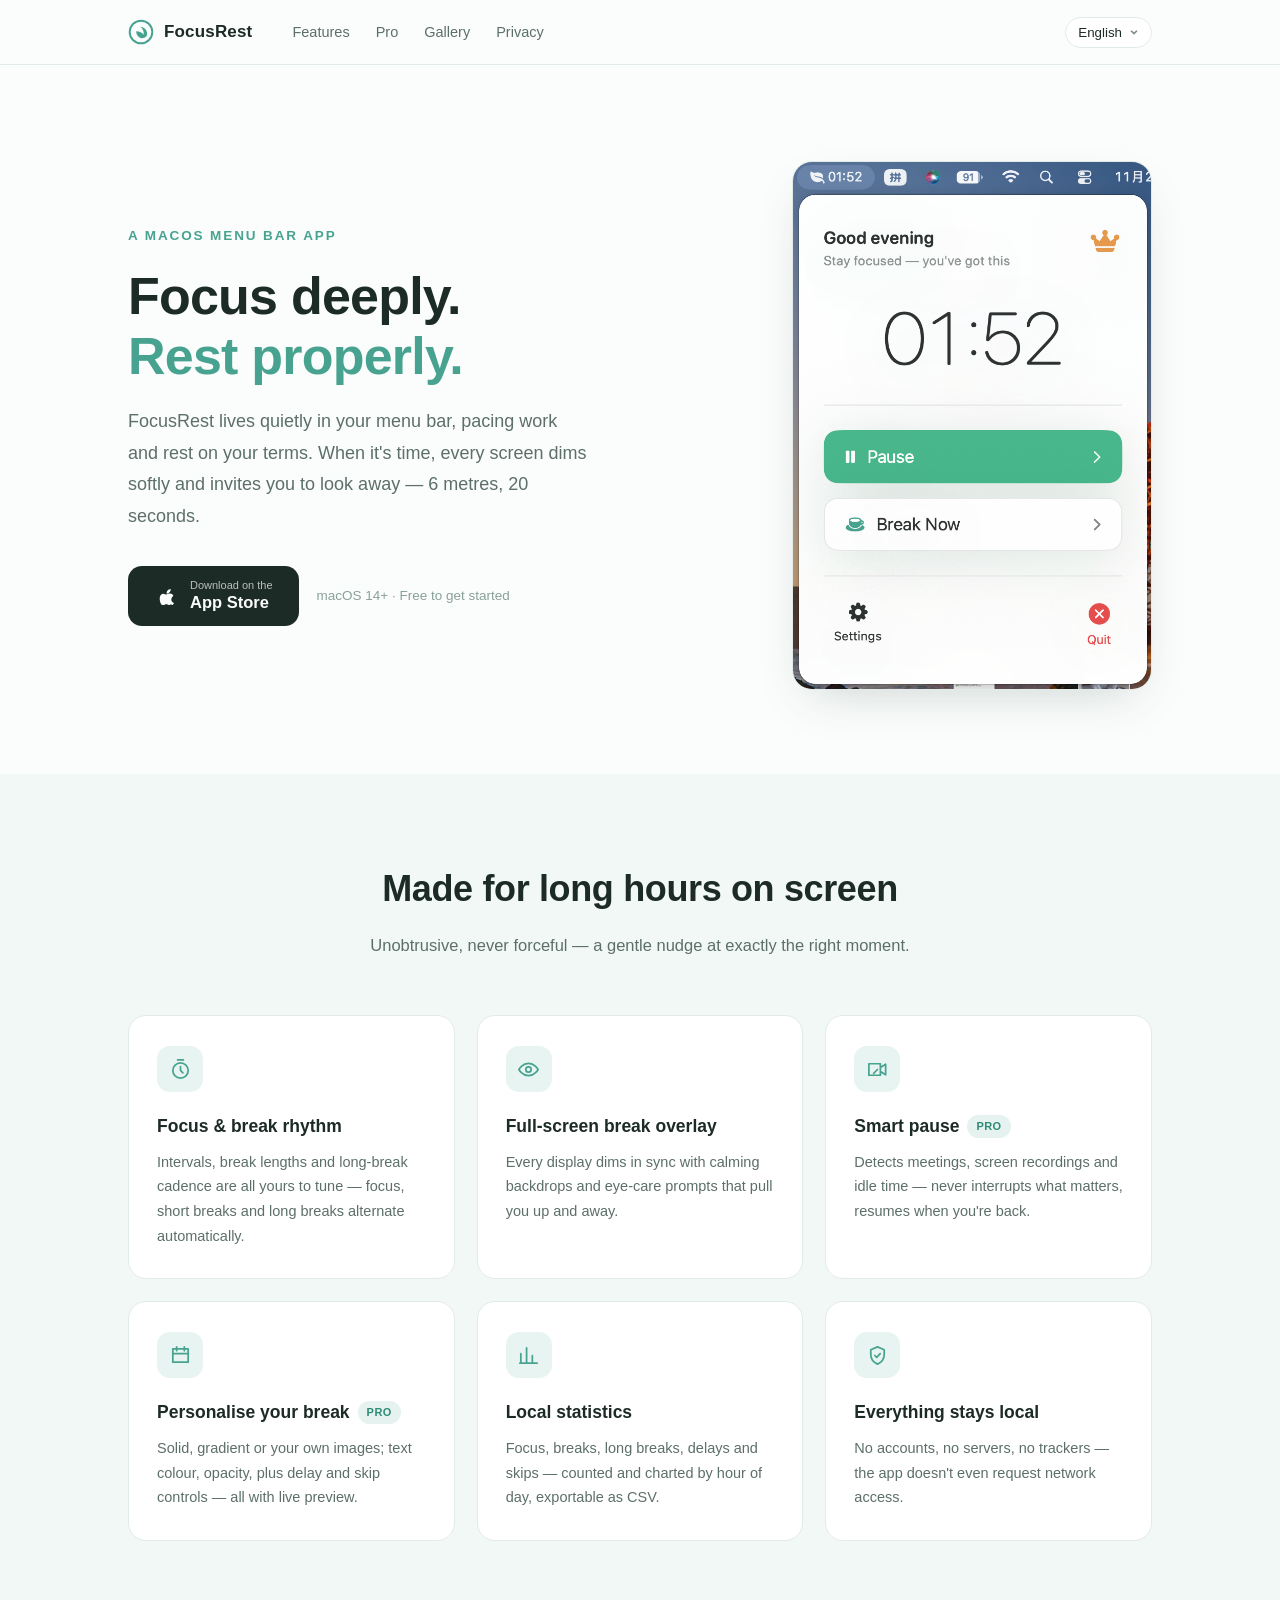
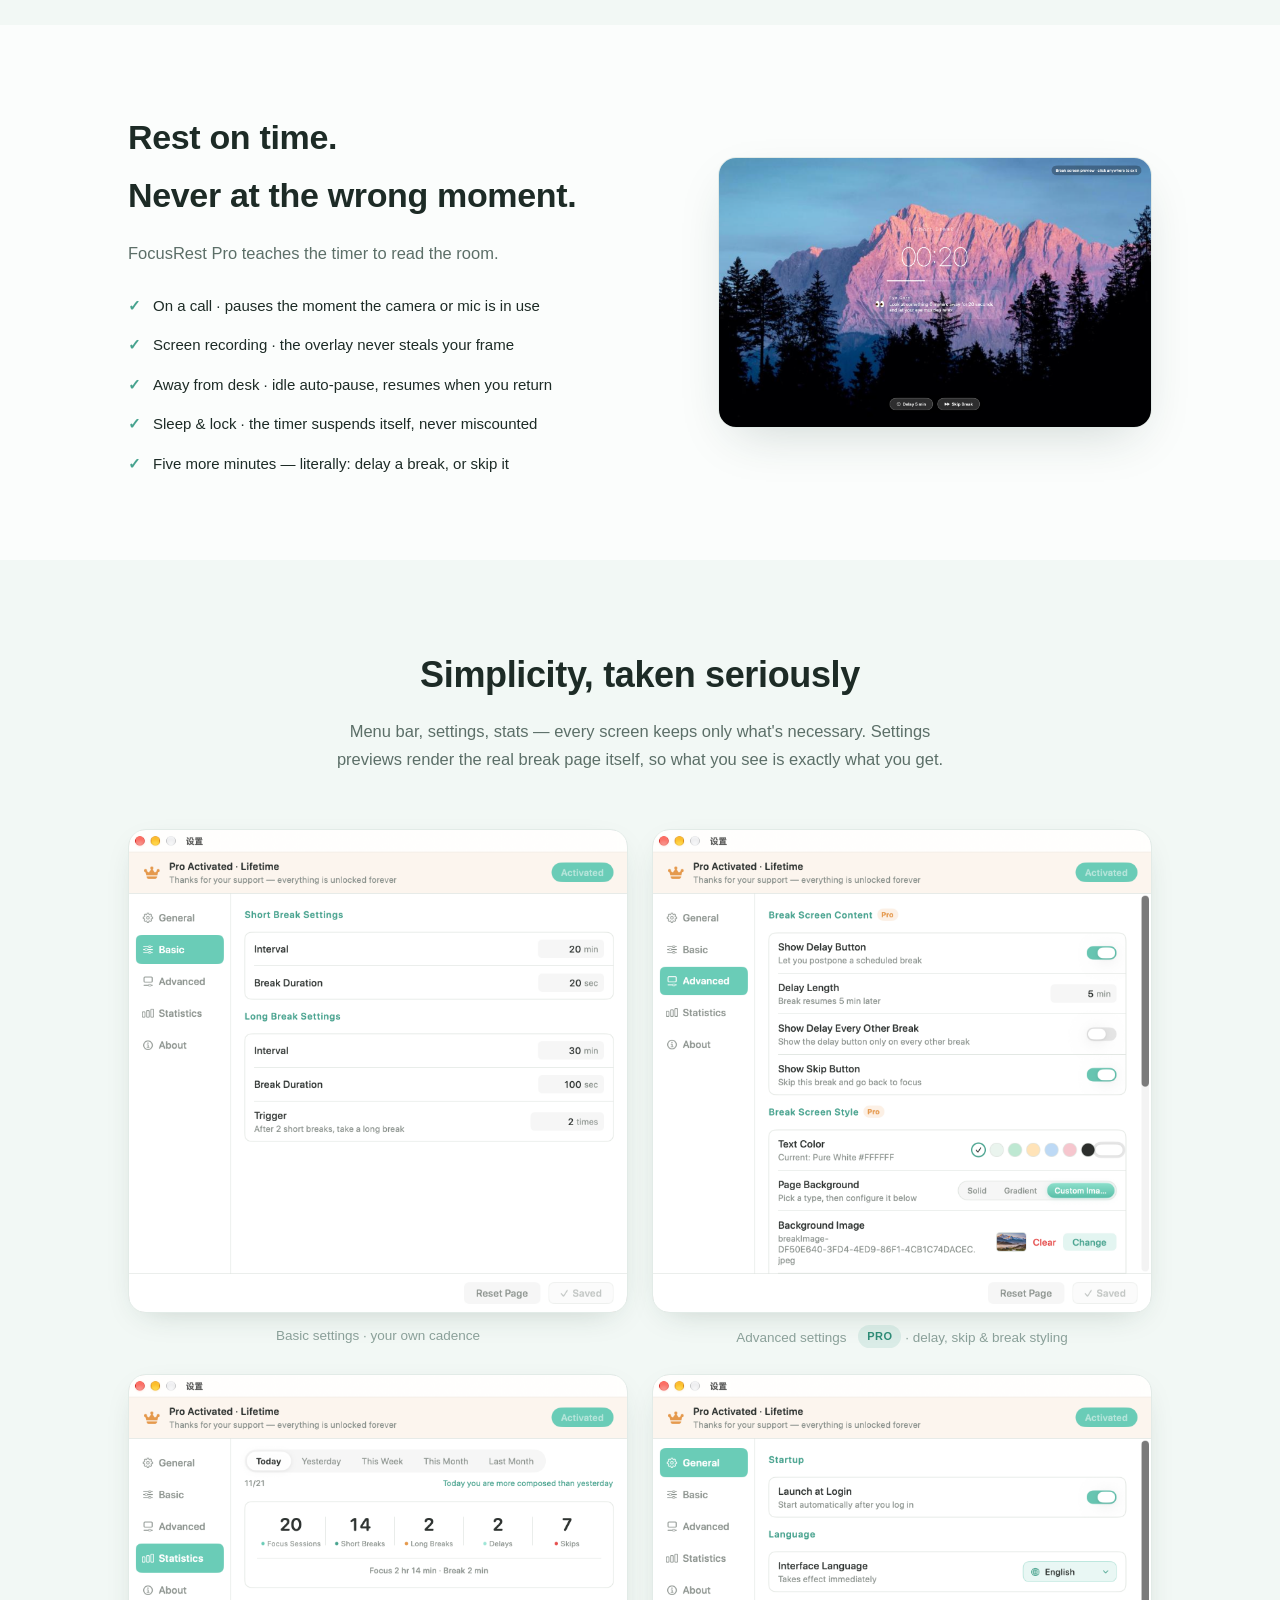
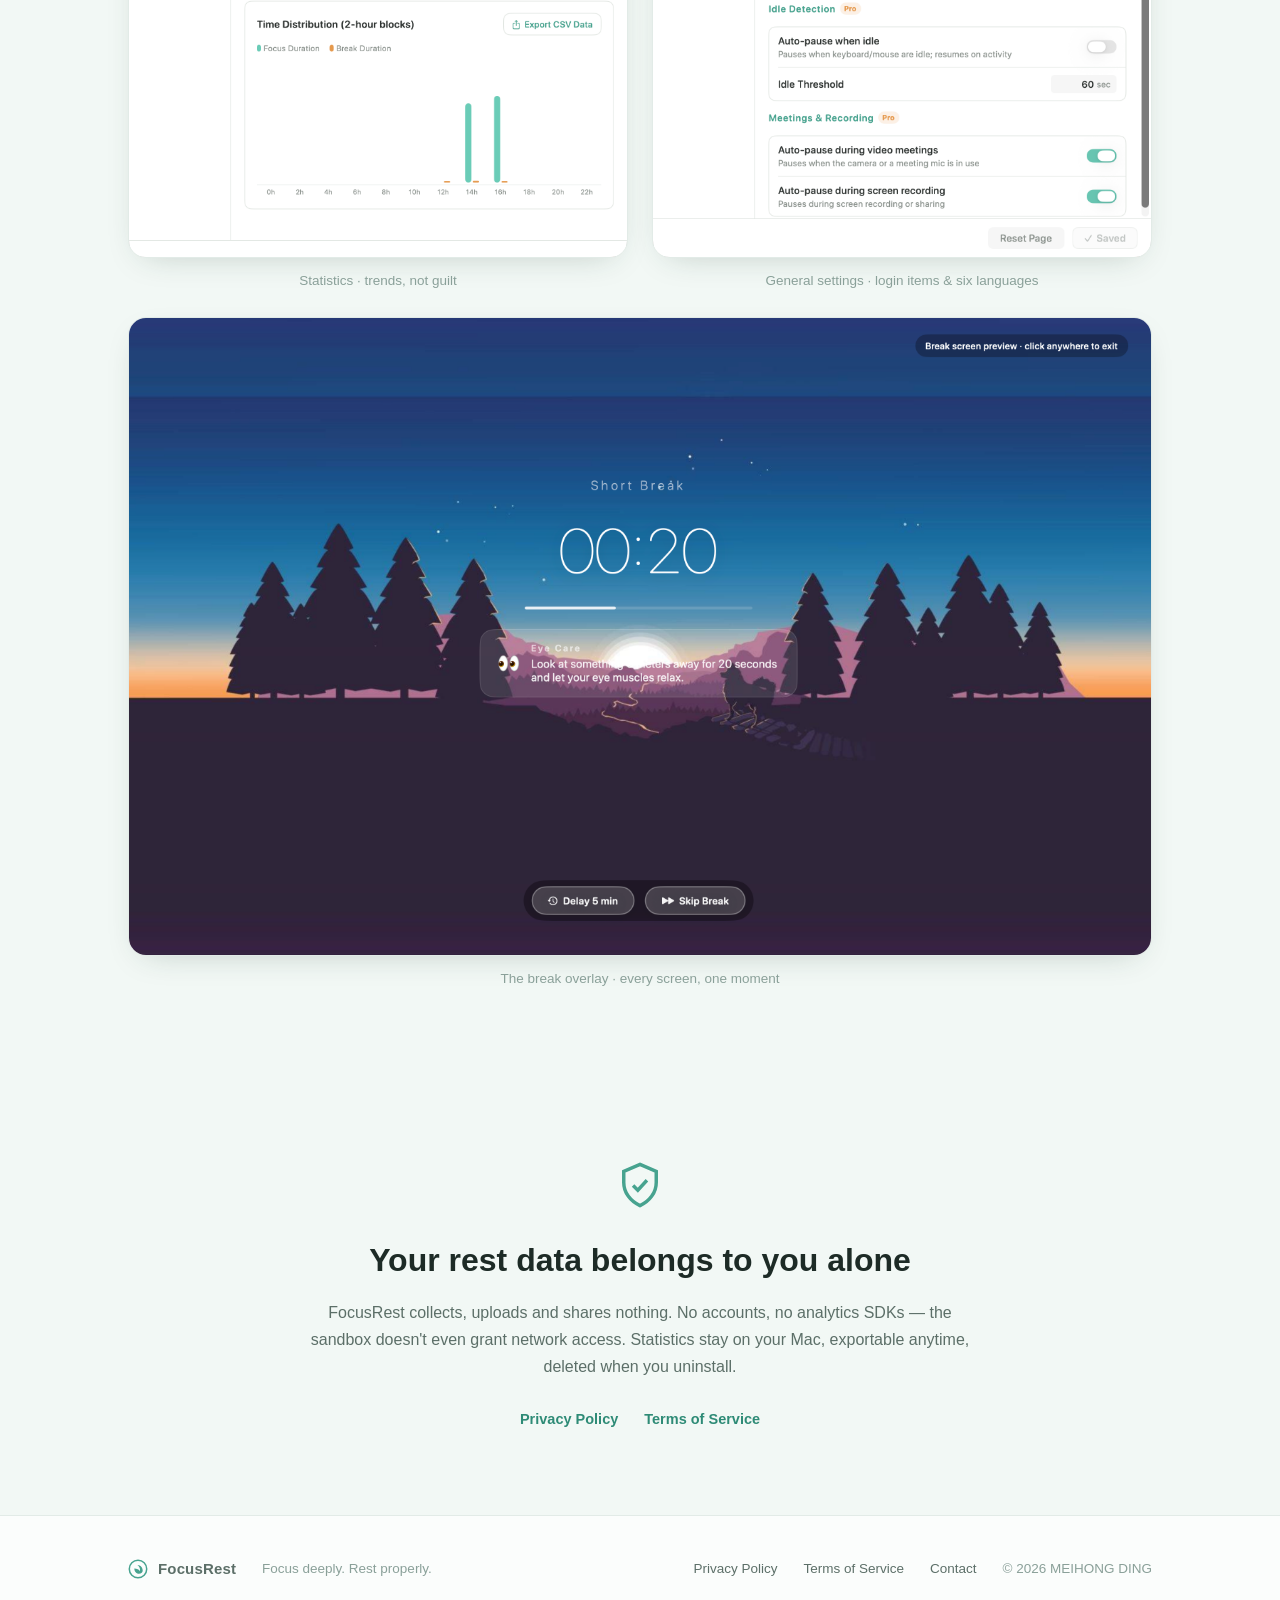
<file: index.html>
<!DOCTYPE html>
<html lang="zh-Hans">
<head>
<meta charset="UTF-8">
<meta name="viewport" content="width=device-width, initial-scale=1.0">
<title>FocusRest · 专注有节，护眼有度</title>
<meta name="description" content="FocusRest 是一款 macOS 菜单栏专注与护眼休息提醒 App。全屏休息遮罩、会议录屏智能暂停、数据只存本机。">
<link rel="stylesheet" href="assets/i18n.css">
<style>
  :root {
    --bg: #fbfdfc;
    --bg-soft: #f2f8f5;
    --text: #1d2b26;
    --secondary: #5c6f68;
    --faint: #8aa099;
    --mint: #47a38f;          /* mintDark */
    --mint-strong: #2e8b76;
    --mint-soft: #6bccb8;     /* mintPrimary */
    --hairline: #e2ebe7;
    --card: #ffffff;
    --shadow: 0 18px 50px -18px rgba(29, 60, 48, .22);
    --radius: 18px;
  }
  @media (prefers-color-scheme: dark) {
    :root {
      --bg: #121815;
      --bg-soft: #171f1b;
      --text: #e6ede9;
      --secondary: #9db0a8;
      --faint: #7c8f88;
      --mint: #56c79c;
      --mint-strong: #7ad7b4;
      --mint-soft: #3f8f7a;
      --hairline: #26332d;
      --card: #1b2320;
      --shadow: 0 18px 50px -18px rgba(0, 0, 0, .55);
    }
  }
  * { box-sizing: border-box; }
  html { scroll-behavior: smooth; }
  body {
    margin: 0; background: var(--bg); color: var(--text);
    font: 16px/1.7 -apple-system, BlinkMacSystemFont, "SF Pro Text", "PingFang SC",
          "Helvetica Neue", "Microsoft YaHei", sans-serif;
    -webkit-font-smoothing: antialiased; text-rendering: optimizeLegibility;
  }

  .wrap { max-width: 1080px; margin: 0 auto; padding: 0 28px; }

  /* ---------- 顶栏 ---------- */
  header {
    position: sticky; top: 0; z-index: 50;
    background: color-mix(in srgb, var(--bg) 78%, transparent);
    backdrop-filter: saturate(180%) blur(20px);
    -webkit-backdrop-filter: saturate(180%) blur(20px);
    border-bottom: 1px solid var(--hairline);
  }
  .nav {
    display: flex; align-items: center; gap: 28px;
    height: 64px;
  }
  .brand { display: flex; align-items: center; gap: 10px; font-weight: 700; font-size: 17px; letter-spacing: .01em; color: var(--text); text-decoration: none; }
  .brand svg { width: 26px; height: 26px; }
  .nav nav { display: flex; gap: 26px; margin-left: 12px; }
  .nav nav a { color: var(--secondary); text-decoration: none; font-size: 14.5px; transition: color .2s; }
  .nav nav a:hover { color: var(--text); }
  .spacer { flex: 1; }
  @media (max-width: 720px) { .nav nav { display: none; } }

  /* ---------- Hero ---------- */
  .hero { padding: 96px 0 84px; display: grid; grid-template-columns: 1.05fr .95fr; gap: 56px; align-items: center; }
  .eyebrow { color: var(--mint); font-weight: 600; font-size: 13.5px; letter-spacing: .14em; text-transform: uppercase; margin-bottom: 18px; }
  h1 {
    margin: 0 0 20px; font-size: clamp(34px, 4.6vw, 52px); font-weight: 800;
    line-height: 1.16; letter-spacing: -.015em;
  }
  h1 .accent { color: var(--mint); }
  .sub { color: var(--secondary); font-size: 18px; line-height: 1.75; margin: 0 0 34px; max-width: 460px; }
  .cta-row { display: flex; align-items: center; gap: 18px; flex-wrap: wrap; }
  .btn-store {
    display: inline-flex; align-items: center; gap: 12px; text-decoration: none;
    background: var(--text); color: var(--bg); border-radius: 14px; padding: 13px 26px;
    font-weight: 600; transition: transform .2s, box-shadow .2s;
  }
  .btn-store:hover { transform: translateY(-2px); box-shadow: var(--shadow); }
  .btn-store .small { display: block; font-size: 11px; font-weight: 400; opacity: .7; line-height: 1.2; }
  .btn-store .big { display: block; font-size: 16.5px; line-height: 1.25; }
  .btn-store svg { width: 24px; height: 24px; fill: currentColor; }
  .cta-note { color: var(--faint); font-size: 13.5px; }
  .hero-shot { justify-self: end; }
  .hero-shot img {
    width: 100%; max-width: 360px; display: block;
    border-radius: 20px; box-shadow: var(--shadow);
    border: 1px solid var(--hairline);
  }
  @media (max-width: 880px) {
    .hero { grid-template-columns: 1fr; padding-top: 64px; }
    .hero-shot { justify-self: center; margin-top: 8px; }
  }

  /* ---------- 通用 section ---------- */
  section { padding: 84px 0; }
  .tint { background: var(--bg-soft); }
  .sec-head { text-align: center; max-width: 640px; margin: 0 auto 56px; }
  .sec-head h2 { margin: 0 0 12px; font-size: clamp(26px, 3.2vw, 36px); font-weight: 800; letter-spacing: -.01em; }
  .sec-head p { margin: 0; color: var(--secondary); font-size: 16.5px; }

  /* ---------- 功能 ---------- */
  .grid { display: grid; grid-template-columns: repeat(3, 1fr); gap: 22px; }
  @media (max-width: 880px) { .grid { grid-template-columns: 1fr 1fr; } }
  @media (max-width: 600px) { .grid { grid-template-columns: 1fr; } }
  .card {
    background: var(--card); border: 1px solid var(--hairline); border-radius: var(--radius);
    padding: 30px 28px; transition: transform .25s, box-shadow .25s;
  }
  .card:hover { transform: translateY(-4px); box-shadow: var(--shadow); }
  .card .icon {
    width: 46px; height: 46px; border-radius: 13px; display: flex; align-items: center; justify-content: center;
    background: color-mix(in srgb, var(--mint) 12%, transparent); margin-bottom: 20px;
  }
  .card .icon svg { width: 23px; height: 23px; stroke: var(--mint-strong); fill: none; stroke-width: 1.8; stroke-linecap: round; stroke-linejoin: round; }
  .dark .card .icon svg { stroke: var(--mint); }
  .card h3 { margin: 0 0 8px; font-size: 17.5px; font-weight: 700; }
  .card p { margin: 0; color: var(--secondary); font-size: 14.5px; line-height: 1.7; }
  .badge {
    display: inline-block; vertical-align: 2px; margin-left: 8px;
    font-size: 11px; font-weight: 700; letter-spacing: .04em; color: var(--mint-strong);
    background: color-mix(in srgb, var(--mint) 14%, transparent);
    border-radius: 999px; padding: 2px 9px;
  }

  /* ---------- Pro 聚焦 ---------- */
  .pro-panel { display: grid; grid-template-columns: 1.1fr .9fr; gap: 60px; align-items: center; }
  .pro-panel .shot { border-radius: var(--radius); overflow: hidden; border: 1px solid var(--hairline); box-shadow: var(--shadow); }
  .pro-panel .shot img { width: 100%; display: block; }
  .pro-panel h2 { margin: 0 0 14px; font-size: clamp(24px, 3vw, 34px); font-weight: 800; letter-spacing: -.01em; }
  .pro-panel > div > p.lead { margin: 0 0 26px; color: var(--secondary); font-size: 16.5px; }
  .checklist { list-style: none; margin: 0; padding: 0; display: grid; gap: 14px; }
  .checklist li { display: flex; gap: 12px; align-items: baseline; color: var(--text); font-size: 15px; }
  .checklist li::before { content: "✓"; color: var(--mint); font-weight: 700; }
  .checklist li span { color: var(--secondary); font-size: 13.5px; }
  @media (max-width: 880px) { .pro-panel { grid-template-columns: 1fr; gap: 36px; } }

  /* ---------- 截图画廊 ---------- */
  .gallery { display: grid; grid-template-columns: repeat(2, 1fr); gap: 24px; }
  @media (max-width: 720px) { .gallery { grid-template-columns: 1fr; } }
  .gallery figure { margin: 0; }
  .gallery .frame {
    border-radius: var(--radius); overflow: hidden; border: 1px solid var(--hairline);
    box-shadow: 0 10px 34px -16px rgba(29,60,48,.28); background: var(--card);
  }
  .gallery img { width: 100%; display: block; }
  .gallery figcaption { text-align: center; color: var(--faint); font-size: 13.5px; margin-top: 12px; }
  .wide { grid-column: 1 / -1; }

  /* ---------- 隐私承诺 ---------- */
  .promise { text-align: center; max-width: 720px; margin: 0 auto; }
  .promise .mark { width: 52px; height: 52px; margin: 0 auto 22px; }
  .promise .mark svg { width: 52px; height: 52px; stroke: var(--mint); fill: none; stroke-width: 1.6; }
  .promise h2 { margin: 0 0 12px; font-size: clamp(24px, 3vw, 32px); font-weight: 800; }
  .promise p { margin: 0; color: var(--secondary); font-size: 16px; }
  .promise .links { margin-top: 26px; display: flex; justify-content: center; gap: 26px; }
  .promise .links a { color: var(--mint-strong); text-decoration: none; font-size: 14.5px; font-weight: 600; }
  .promise .links a:hover { text-decoration: underline; }

  /* ---------- 页脚 ---------- */
  footer { border-top: 1px solid var(--hairline); padding: 40px 0 48px; }
  .foot { display: flex; align-items: center; gap: 26px; flex-wrap: wrap; color: var(--faint); font-size: 13.5px; }
  .foot a { color: var(--secondary); text-decoration: none; }
  .foot a:hover { color: var(--text); }
  .foot .grow { flex: 1; }
</style>
</head>
<body>

<header>
  <div class="wrap nav">
    <a class="brand" href="index.html">
      <svg viewBox="0 0 28 28" fill="none" aria-hidden="true">
        <circle cx="14" cy="14" r="12.2" stroke="#47a38f" stroke-width="2.1"/>
        <path d="M14 20.6c-3.4-1.2-5.2-4-5.2-7.4 3.6 0 6.6 1.3 8 3.8.6-3.2-.8-6.6-3.6-8.6 4.6.4 7.4 3.6 7.4 7.6 0 2.8-2 5-6.6 4.6z" fill="#47a38f"/>
      </svg>
      FocusRest
    </a>
    <nav>
      <a href="#features"><span data-i18n>功能</span></a>
      <a href="#pro">Pro</a>
      <a href="#gallery"><span data-i18n>界面</span></a>
      <a href="#privacy"><span data-i18n>隐私</span></a>
    </nav>
    <span class="spacer"></span>
    <!-- 语言切换下拉：由 assets/i18n.js 构建 -->
    <div class="lang-switch" id="langSwitch" role="group" aria-label="Language / 语言"></div>
  </div>
</header>

<main>

  <!-- ================= HERO ================= -->
  <div class="wrap">
    <div class="hero">
      <div>
        <div class="eyebrow" data-i18n>macOS 菜单栏应用</div>

        <h1><span data-i18n>专注有节，</span><br><span class="accent" data-i18n>护眼有度。</span></h1>

        <p class="sub" data-i18n="i-sub">FocusRest 安静地住在菜单栏里，按你的节奏提醒专注与休息。到点了，所有屏幕轻轻暗下，陪你望一眼 6 米外的地方。</p>

        <div class="cta-row">
          <!-- App Store 徽章字样全球统一为英文，遵循 Apple 营销规范，不翻译 -->
          <a class="btn-store" href="https://apps.apple.com/app/id6835884579" target="_blank" rel="noopener">
            <svg viewBox="0 0 24 24" aria-hidden="true"><path d="M17.05 20.28c-.98.95-2.05.86-3.08.38-1.09-.5-2.08-.55-3.2 0-1.44.66-2.62.63-3.58-.39C4.9 15.75 5.1 9.9 9.3 9.65c1.35.07 2.29.74 3.06.79 1.15-.24 2.26-.92 3.5-.83 1.62.13 2.84.8 3.55 2.14-3.16 2.13-2.44 6.32.56 7.36-.62 1.47-1.42 2.9-2.92 1.17zM12.6 9.5c-.2-2.4 1.8-4.5 4.1-4.6.35 2.5-2.2 4.7-4.1 4.6z"/></svg>
            <span>
              <span class="small">Download on the</span>
              <span class="big">App Store</span>
            </span>
          </a>
          <div class="cta-note" data-i18n>macOS 14+ · 基础功能免费</div>
        </div>
      </div>
      <div class="hero-shot">
        <img data-lang-img="zh" src="assets/cn-menu.png" data-i18n-alt alt="FocusRest 菜单栏面板截图">
        <img data-lang-img="en" src="assets/en-menu.png" data-i18n-alt alt="FocusRest menu bar panel screenshot">
      </div>
    </div>
  </div>

  <!-- ================= 功能 ================= -->
  <section id="features" class="tint dark">
    <div class="wrap">
      <div class="sec-head">
        <h2 data-i18n>为长时间用眼的你而做</h2>
        <p data-i18n>不喧哗、不强制，只在合适的时刻轻轻提醒你。</p>
      </div>
      <div class="grid">
        <div class="card">
          <div class="icon"><svg viewBox="0 0 24 24"><circle cx="12" cy="13" r="8"/><path d="M12 9v4l2.5 2.5M9 2h6"/></svg></div>
          <h3 data-i18n>专注休息节律</h3>
          <p data-i18n="i-c1">间隔时长、休息时长、长休息触发条件全部可调，专注与短休、长休自动交替。</p>
        </div>
        <div class="card">
          <div class="icon"><svg viewBox="0 0 24 24"><path d="M2 12s3.5-6.5 10-6.5S22 12 22 12s-3.5 6.5-10 6.5S2 12 2 12z"/><circle cx="12" cy="12" r="2.8"/></svg></div>
          <h3 data-i18n>全屏休息遮罩</h3>
          <p data-i18n="i-c2">提醒时刻每块屏幕同步亮起，护眼文案 + 舒缓背景，起身远眺放松。</p>
        </div>
        <div class="card">
          <div class="icon"><svg viewBox="0 0 24 24"><path d="M15 10l5.5-3.5v11L15 14M3 6h12v12H3zM12 12l-4 4"/></svg></div>
          <h3><span data-i18n>智能暂停</span><span class="badge">PRO</span></h3>
          <p data-i18n="i-c3">检测会议、录屏与空闲状态，重要时刻不打扰，回来自动续上计时。</p>
        </div>
        <div class="card">
          <div class="icon"><svg viewBox="0 0 24 24"><path d="M4 5h16v14H4zM4 10h16M8 3v4M16 3v4"/></svg></div>
          <h3><span data-i18n>休息页自定义</span><span class="badge">PRO</span></h3>
          <p data-i18n="i-c4">纯色、渐变或自定义图片背景，文字颜色与透明度可调，延迟 / 跳过按钮随心配。</p>
        </div>
        <div class="card">
          <div class="icon"><svg viewBox="0 0 24 24"><path d="M4 20V10M10 20V4M16 20v-8M21 20H3"/></svg></div>
          <h3 data-i18n>本地数据统计</h3>
          <p data-i18n="i-c5">专注、短休、长休、延迟、跳过五类计数与时段分布图，一键导出 CSV。</p>
        </div>
        <div class="card">
          <div class="icon"><svg viewBox="0 0 24 24"><path d="M12 3l7 3v5c0 4.5-3 8.2-7 10-4-1.8-7-5.5-7-10V6z"/><path d="M9.2 12l2 2 3.6-4"/></svg></div>
          <h3 data-i18n>数据只存本机</h3>
          <p data-i18n="i-c6">无账户、无服务器、无追踪 SDK。App 甚至没有申请网络权限。</p>
        </div>
      </div>
    </div>
  </section>

  <!-- ================= PRO ================= -->
  <section id="pro">
    <div class="wrap pro-panel">
      <div>
        <h2><span data-i18n>该停的时候停，</span><br><span data-i18n>不该停的时候绝不打扰。</span></h2>
        <p class="lead" data-i18n>FocusRest Pro 让计时器读懂你正在做的事。</p>
        <ul class="checklist">
          <li data-i18n>视频会议中 · 摄像头或麦克风被占用时自动暂停</li>
          <li data-i18n>屏幕录制 / 共享中 · 遮罩绝不抢屏</li>
          <li data-i18n>长时间离开 · 空闲自动暂停，回来自动继续</li>
          <li data-i18n>休眠与锁屏 · 计时智能挂起，不误算你的休息</li>
          <li data-i18n>到点想再战一会儿？延迟几分钟，或跳过这次休息</li>
        </ul>
      </div>
      <div class="shot">
        <img data-lang-img="zh" src="assets/cn-break-night.png" data-i18n-alt alt="全屏休息遮罩（夜间森林背景）">
        <img data-lang-img="en" src="assets/en-break-night.png" data-i18n-alt alt="Full-screen break overlay with forest backdrop">
      </div>
    </div>
  </section>

  <!-- ================= 画廊 ================= -->
  <section id="gallery" class="tint dark">
    <div class="wrap">
      <div class="sec-head">
        <h2 data-i18n>简约，是认真的克制</h2>
        <p data-i18n="i-gal-lead">菜单栏、设置、统计，每一屏都只留下必要的东西。设置页预览与真实休息页共用同一套排版，所见即所得。</p>
      </div>
      <div class="gallery">
        <figure>
          <div class="frame">
            <img data-lang-img="zh" src="assets/cn-basic.png" data-i18n-alt alt="基础设置：短休息与长休息">
            <img data-lang-img="en" src="assets/en-basic.png" data-i18n-alt alt="Basic settings: short and long breaks">
          </div>
          <figcaption data-i18n>基础设置 · 节奏完全由你定</figcaption>
        </figure>
        <figure>
          <div class="frame">
            <img data-lang-img="zh" src="assets/cn-advanced.png" data-i18n-alt alt="高级设置：休息页内容、延迟与跳过">
            <img data-lang-img="en" src="assets/en-advanced.png" data-i18n-alt alt="Advanced settings: break page content, delay and skip">
          </div>
          <figcaption><span data-i18n>高级设置</span> <span class="badge">PRO</span> · <span data-i18n>延迟、跳过与休息页样式</span></figcaption>
        </figure>
        <figure>
          <div class="frame">
            <img data-lang-img="zh" src="assets/cn-stats.png" data-i18n-alt alt="数据统计：专注与休息计数、时段分布">
            <img data-lang-img="en" src="assets/en-stats.png" data-i18n-alt alt="Statistics: focus and break counts with time-of-day chart">
          </div>
          <figcaption data-i18n>数据统计 · 只看趋势，不供你上头</figcaption>
        </figure>
        <figure>
          <div class="frame">
            <img data-lang-img="zh" src="assets/cn-general.png" data-i18n-alt alt="通用设置：开机自启、语言与智能暂停">
            <img data-lang-img="en" src="assets/en-general.png" data-i18n-alt alt="General settings: launch at login, language and smart pause">
          </div>
          <figcaption data-i18n>通用设置 · 开机自启与六种界面语言</figcaption>
        </figure>
        <figure class="wide">
          <div class="frame">
            <img data-lang-img="zh" src="assets/cn-break-mountain.png" data-i18n-alt alt="全屏休息遮罩（山脉背景）">
            <img data-lang-img="en" src="assets/en-break-mountain.png" data-i18n-alt alt="Full-screen break overlay with mountain backdrop">
          </div>
          <figcaption data-i18n>休息遮罩 · 每块屏幕，同一时刻</figcaption>
        </figure>
      </div>
    </div>
  </section>

  <!-- ================= 隐私承诺 ================= -->
  <section id="privacy" class="tint">
    <div class="wrap promise">
      <div class="mark">
        <svg viewBox="0 0 24 24"><path d="M12 2.5l7.5 3.2v5.1c0 4.8-3.2 8.8-7.5 10.7-4.3-1.9-7.5-5.9-7.5-10.7V5.7z"/><path d="M8.8 12.2l2.2 2.2 4.2-4.6"/></svg>
      </div>
      <h2 data-i18n>你的休息数据，只属于你</h2>
      <p data-i18n="i-promise">FocusRest 不收集、不上传、不共享任何个人数据。没有账户体系，没有分析 SDK，沙盒里甚至没有网络权限。统计留在你的 Mac 上，随时可以导出，卸载即清空。</p>
      <div class="links">
        <a href="privacy.html"><span data-i18n>隐私政策</span></a>
        <a href="terms.html"><span data-i18n>服务条款</span></a>
      </div>
    </div>
  </section>

</main>

<footer>
  <div class="wrap foot">
    <a class="brand" href="index.html" style="font-size:15px">
      <svg viewBox="0 0 28 28" fill="none" style="width:20px;height:20px">
        <circle cx="14" cy="14" r="12.2" stroke="#47a38f" stroke-width="2.1"/>
        <path d="M14 20.6c-3.4-1.2-5.2-4-5.2-7.4 3.6 0 6.6 1.3 8 3.8.6-3.2-.8-6.6-3.6-8.6 4.6.4 7.4 3.6 7.4 7.6 0 2.8-2 5-6.6 4.6z" fill="#47a38f"/>
      </svg>
      FocusRest
    </a>
    <span data-i18n>专注有节，护眼有度</span>
    <span class="grow"></span>
    <a href="privacy.html"><span data-i18n>隐私政策</span></a>
    <a href="terms.html"><span data-i18n>服务条款</span></a>
    <a href="mailto:yixigou@163.com"><span data-i18n>联系我们</span></a>
    <span>© 2026 MEIHONG DING</span>
  </div>
</footer>

<script src="assets/i18n.js"></script>
<script src="assets/lang/zhHant.js"></script>
<script src="assets/lang/en.js"></script>
<script src="assets/lang/ja.js"></script>
<script src="assets/lang/ko.js"></script>
<script src="assets/lang/de.js"></script>
<script src="assets/lang/es.js"></script>
</body>
</html>
</file>
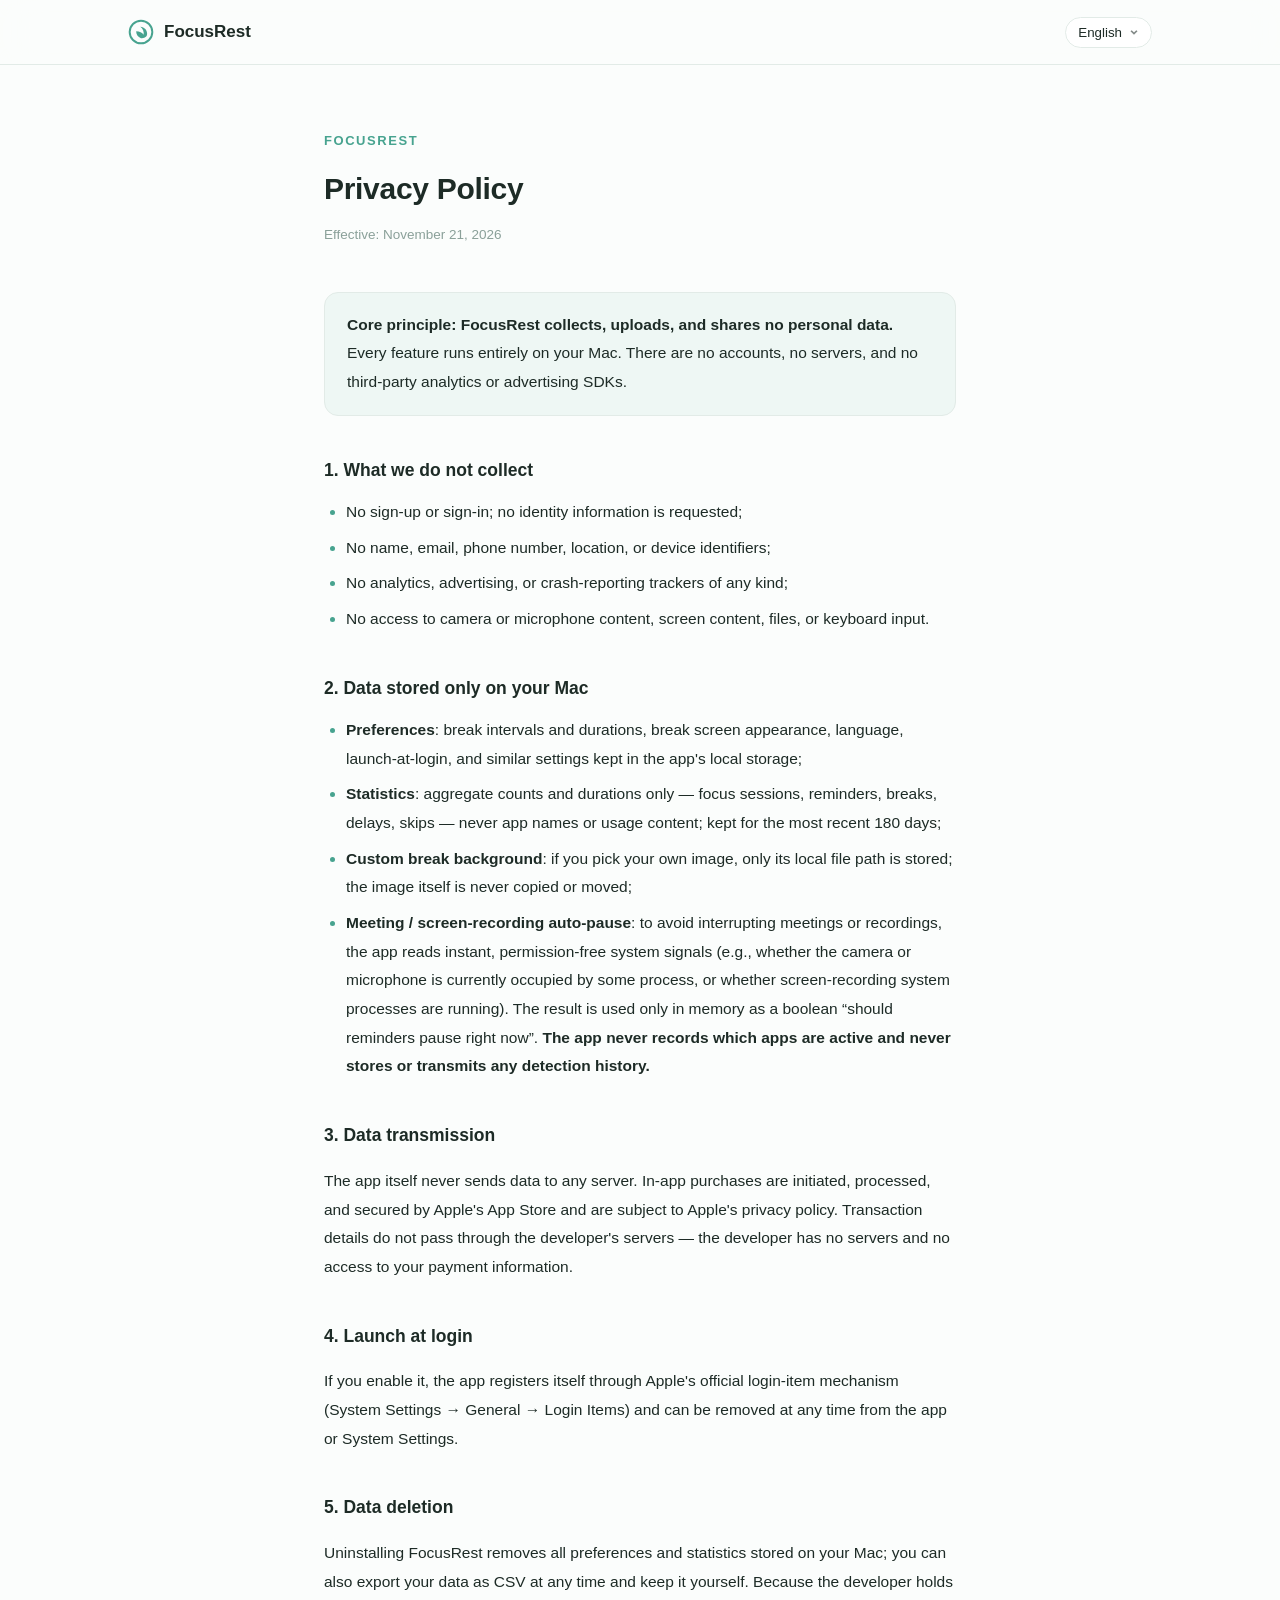
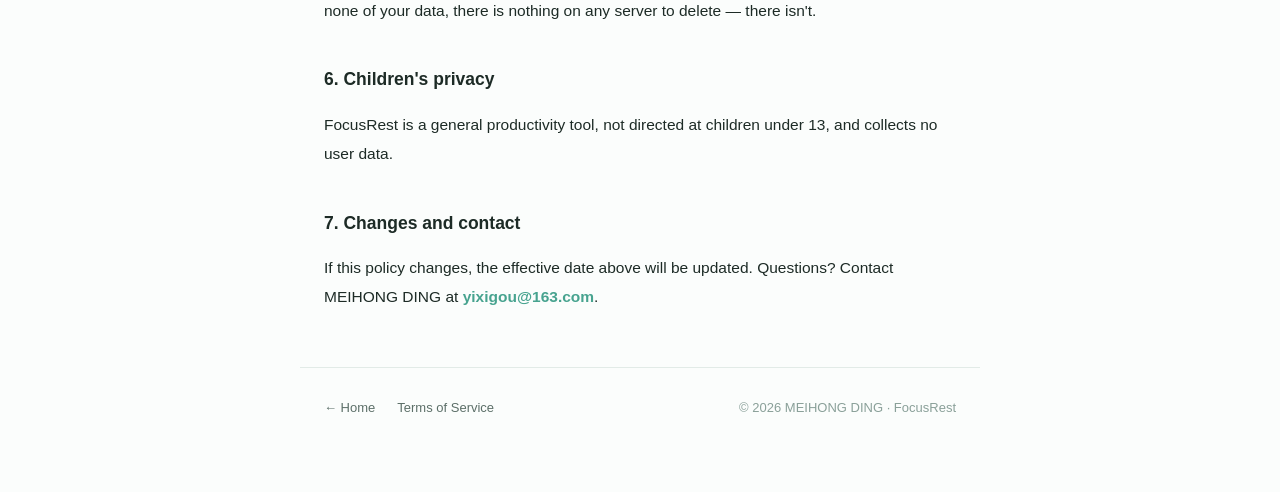
<file: privacy.html>
<!DOCTYPE html>
<html lang="zh-Hans">
<head>
<meta charset="UTF-8">
<meta name="viewport" content="width=device-width, initial-scale=1.0">
<title>FocusRest 隐私政策 · Privacy Policy</title>
<link rel="stylesheet" href="assets/i18n.css">
<style>
  :root {
    --bg: #fbfdfc; --bg-soft: #f2f8f5; --text: #1d2b26; --secondary: #5c6f68;
    --faint: #8aa099; --mint: #2e8b76; --hairline: #e2ebe7; --card: #fff;
  }
  @media (prefers-color-scheme: dark) {
    :root {
      --bg: #121815; --bg-soft: #171f1b; --text: #e6ede9; --secondary: #9db0a8;
      --faint: #7c8f88; --mint: #56c79c; --hairline: #26332d; --card: #1b2320;
    }
  }
  * { box-sizing: border-box; }
  body {
    margin: 0; background: var(--bg); color: var(--text);
    font: 15.5px/1.85 -apple-system, BlinkMacSystemFont, "SF Pro Text", "PingFang SC",
          "Helvetica Neue", "Microsoft YaHei", sans-serif;
    -webkit-font-smoothing: antialiased;
  }

  header {
    position: sticky; top: 0; z-index: 50; border-bottom: 1px solid var(--hairline);
    background: color-mix(in srgb, var(--bg) 78%, transparent);
    backdrop-filter: saturate(180%) blur(20px); -webkit-backdrop-filter: saturate(180%) blur(20px);
  }
  .nav { max-width: 1080px; margin: 0 auto; padding: 0 28px; height: 64px; display: flex; align-items: center; gap: 12px; }
  .brand { display: flex; align-items: center; gap: 10px; font-weight: 700; font-size: 17px; color: var(--text); text-decoration: none; }
  .brand svg { width: 26px; height: 26px; }
  .spacer { flex: 1; }

  main { max-width: 680px; margin: 0 auto; padding: 64px 24px 40px; }
  .kicker { color: #47a38f; font-size: 13px; font-weight: 700; letter-spacing: .12em; text-transform: uppercase; }
  h1 { font-size: 30px; font-weight: 800; margin: 8px 0 6px; letter-spacing: -.01em; }
  .meta { color: var(--faint); font-size: 13.5px; margin-bottom: 44px; }
  h2 { font-size: 17.5px; font-weight: 700; margin: 38px 0 12px; }
  ul { padding-left: 22px; margin: 8px 0; }
  li { margin: 7px 0; }
  li::marker { color: #47a38f; }
  .lead {
    background: color-mix(in srgb, #47a38f 7%, transparent);
    border: 1px solid var(--hairline); border-radius: 14px;
    padding: 18px 22px; margin: 0 0 10px;
  }
  .ph { color: #b45309; font-weight: 600; }
  @media (prefers-color-scheme: dark) { .ph { color: #e8a33d; } }
  .mail { color: #47a38f; font-weight: 600; text-decoration: none; }
  .mail:hover { text-decoration: underline; }
  footer { max-width: 680px; margin: 0 auto; padding: 28px 24px 72px; border-top: 1px solid var(--hairline); color: var(--faint); font-size: 13px; display: flex; gap: 22px; flex-wrap: wrap; }
  footer a { color: var(--secondary); text-decoration: none; }
  footer a:hover { color: var(--text); }
</style>
</head>
<body>

<header>
  <div class="nav">
    <a class="brand" href="index.html">
      <svg viewBox="0 0 28 28" fill="none" aria-hidden="true">
        <circle cx="14" cy="14" r="12.2" stroke="#47a38f" stroke-width="2.1"/>
        <path d="M14 20.6c-3.4-1.2-5.2-4-5.2-7.4 3.6 0 6.6 1.3 8 3.8.6-3.2-.8-6.6-3.6-8.6 4.6.4 7.4 3.6 7.4 7.6 0 2.8-2 5-6.6 4.6z" fill="#47a38f"/>
      </svg>
      FocusRest
    </a>
    <span class="spacer"></span>
    <div class="lang-switch" id="langSwitch" role="group" aria-label="Language / 语言"></div>
  </div>
</header>

<main>
  <div class="kicker">FocusRest</div>
  <h1 data-i18n>隐私政策</h1>
  <div class="meta" data-i18n>生效日期：2026 年 11 月 21 日</div>

  <p class="lead" data-i18n-html="p-lead"><strong>核心原则：FocusRest 不收集、不上传、不共享任何个人数据。</strong>应用的全部功能都在你的 Mac 本机完成，没有账户，没有服务器，没有第三方分析或广告 SDK。</p>

  <h2 data-i18n>一、我们不收集的信息</h2>
  <ul>
    <li data-i18n="p-no1">不需要注册或登录，应用不要求提供任何身份信息；</li>
    <li data-i18n="p-no2">不收集姓名、邮箱、电话、位置、设备标识符；</li>
    <li data-i18n="p-no3">不接入数据统计、广告、崩溃收集等任何第三方追踪服务；</li>
    <li data-i18n="p-no4">不读取摄像头、麦克风的音视频内容，不读取屏幕内容、文件内容或键盘输入。</li>
  </ul>

  <h2 data-i18n>二、仅保存在你 Mac 本机的数据</h2>
  <ul>
    <li data-i18n-html="p-prefs"><strong>设置项</strong>：休息间隔、休息时长、休息页背景与文字颜色、界面语言、开机自动启动等，保存在应用的本机配置存储中；</li>
    <li data-i18n-html="p-stats"><strong>统计信息</strong>：仅包含专注、提醒、休息、延迟、跳过等聚合计数与时长，不含任何应用名称或使用内容，仅保留最近 180 天；</li>
    <li data-i18n-html="p-bg"><strong>休息页背景图片</strong>：如果你选择了自定义图片，应用只记录该图片在本机的文件路径，不会复制或移动图片文件；</li>
    <li data-i18n-html="p-detect"><strong>会议 / 录屏自动暂停检测</strong>：为避免在会议和录屏期间弹出休息提醒，应用会读取系统提供的即时状态信号（例如摄像头 / 麦克风是否正被某个程序占用、是否存在与屏幕录制相关的系统进程）。这些信号无需任何隐私权限，检测结果仅作为「当前是否应暂停提醒」的布尔判断保存在内存中，<strong>不会记录哪些应用在使用设备，也不会存储或发送任何检测历史</strong>。</li>
  </ul>

  <h2 data-i18n>三、数据传输</h2>
  <p data-i18n="p-transmit">应用自身不向任何服务器发送数据。应用内的购买由 Apple App Store 商店系统完成与处理，遵循 Apple 的隐私政策；除交易凭证校验外，交易信息不经过开发者服务器（开发者没有服务器，也无法访问你的支付方式）。</p>

  <h2 data-i18n>四、开机自动启动</h2>
  <p data-i18n="p-login">如你开启该功能，应用会通过 macOS 官方的登录项机制（「系统设置 → 通用 → 登录项」）注册自身，你可以随时在应用内或系统设置中关闭并移除。</p>

  <h2 data-i18n>五、数据删除</h2>
  <p data-i18n="p-delete">卸载 FocusRest 即删除应用在本机保存的全部设置与统计数据；你也可以随时在应用内导出数据为 CSV 文件后自行保管。开发者不持有你的任何数据，因此也无从为你删除服务器数据——我们没有你的数据。</p>

  <h2 data-i18n>六、儿童隐私</h2>
  <p data-i18n="p-child">本应用为通用效率工具，不面向 13 岁以下儿童设计，也不收集任何用户数据。</p>

  <h2 data-i18n>七、政策更新与联系</h2>
  <p data-i18n-html="p-contact">若本政策发生变化，我们会更新本页面的生效日期。如有疑问，请联系 MEIHONG DING：<a class="mail" href="mailto:yixigou@163.com">yixigou@163.com</a></p>
</main>

<footer>
  <a href="index.html"><span data-i18n>← 返回首页</span></a>
  <a href="terms.html"><span data-i18n>服务条款</span></a>
  <span class="spacer"></span>
  <span>© 2026 MEIHONG DING · FocusRest</span>
</footer>

<script src="assets/i18n.js"></script>
<script src="assets/lang/zhHant.js"></script>
<script src="assets/lang/en.js"></script>
<script src="assets/lang/ja.js"></script>
<script src="assets/lang/ko.js"></script>
<script src="assets/lang/de.js"></script>
<script src="assets/lang/es.js"></script>
</body>
</html>
</file>
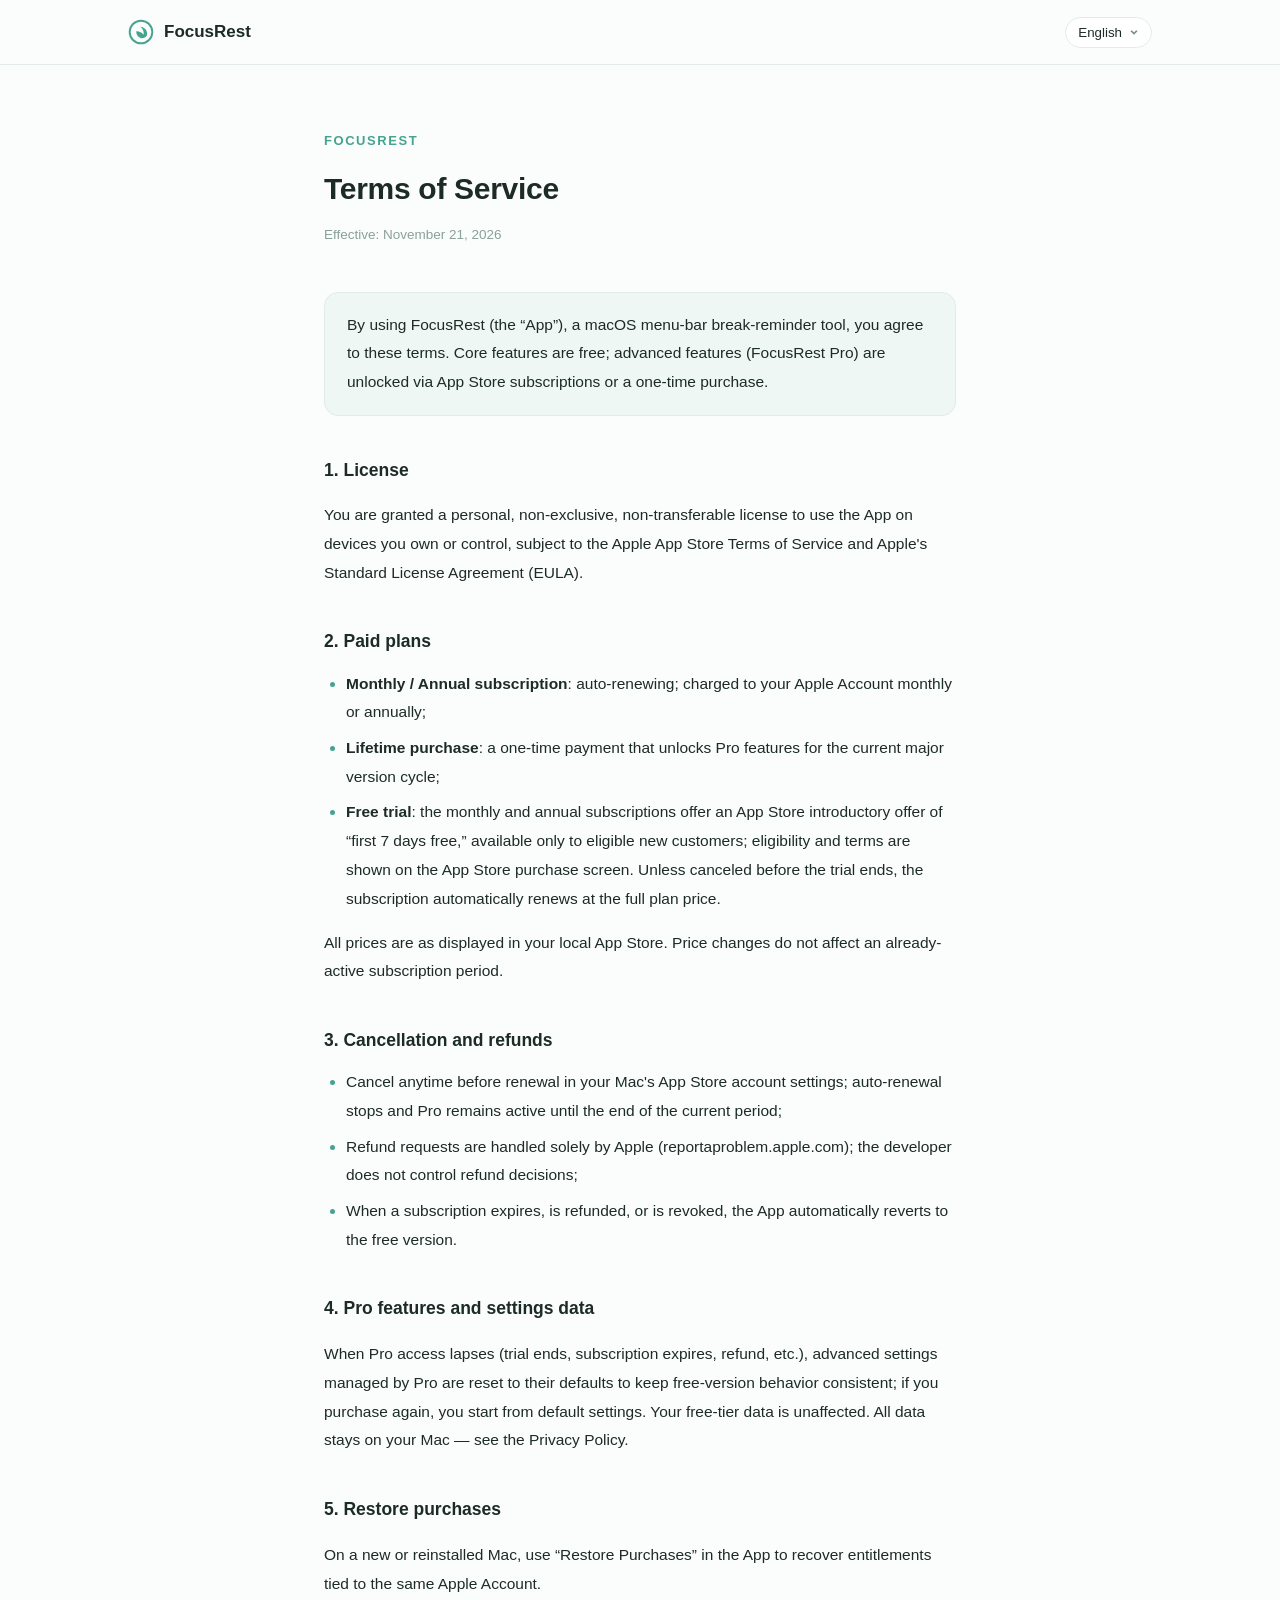
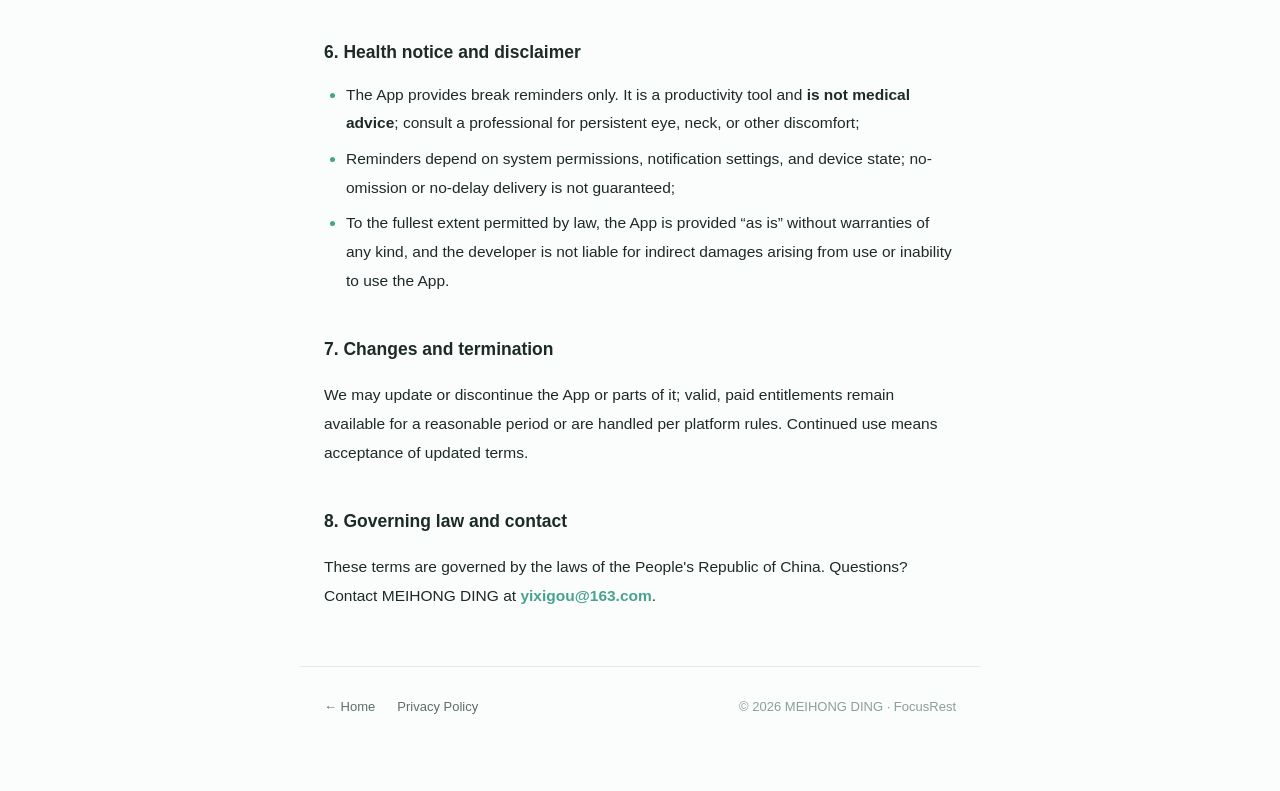
<file: terms.html>
<!DOCTYPE html>
<html lang="zh-Hans">
<head>
<meta charset="UTF-8">
<meta name="viewport" content="width=device-width, initial-scale=1.0">
<title>FocusRest 服务条款 · Terms of Service</title>
<link rel="stylesheet" href="assets/i18n.css">
<style>
  :root {
    --bg: #fbfdfc; --bg-soft: #f2f8f5; --text: #1d2b26; --secondary: #5c6f68;
    --faint: #8aa099; --mint: #2e8b76; --hairline: #e2ebe7; --card: #fff;
  }
  @media (prefers-color-scheme: dark) {
    :root {
      --bg: #121815; --bg-soft: #171f1b; --text: #e6ede9; --secondary: #9db0a8;
      --faint: #7c8f88; --mint: #56c79c; --hairline: #26332d; --card: #1b2320;
    }
  }
  * { box-sizing: border-box; }
  body {
    margin: 0; background: var(--bg); color: var(--text);
    font: 15.5px/1.85 -apple-system, BlinkMacSystemFont, "SF Pro Text", "PingFang SC",
          "Helvetica Neue", "Microsoft YaHei", sans-serif;
    -webkit-font-smoothing: antialiased;
  }

  header {
    position: sticky; top: 0; z-index: 50; border-bottom: 1px solid var(--hairline);
    background: color-mix(in srgb, var(--bg) 78%, transparent);
    backdrop-filter: saturate(180%) blur(20px); -webkit-backdrop-filter: saturate(180%) blur(20px);
  }
  .nav { max-width: 1080px; margin: 0 auto; padding: 0 28px; height: 64px; display: flex; align-items: center; gap: 12px; }
  .brand { display: flex; align-items: center; gap: 10px; font-weight: 700; font-size: 17px; color: var(--text); text-decoration: none; }
  .brand svg { width: 26px; height: 26px; }
  .spacer { flex: 1; }

  main { max-width: 680px; margin: 0 auto; padding: 64px 24px 40px; }
  .kicker { color: #47a38f; font-size: 13px; font-weight: 700; letter-spacing: .12em; text-transform: uppercase; }
  h1 { font-size: 30px; font-weight: 800; margin: 8px 0 6px; letter-spacing: -.01em; }
  .meta { color: var(--faint); font-size: 13.5px; margin-bottom: 44px; }
  h2 { font-size: 17.5px; font-weight: 700; margin: 38px 0 12px; }
  ul { padding-left: 22px; margin: 8px 0; }
  li { margin: 7px 0; }
  li::marker { color: #47a38f; }
  .lead {
    background: color-mix(in srgb, #47a38f 7%, transparent);
    border: 1px solid var(--hairline); border-radius: 14px;
    padding: 18px 22px; margin: 0 0 10px;
  }
  .ph { color: #b45309; font-weight: 600; }
  @media (prefers-color-scheme: dark) { .ph { color: #e8a33d; } }
  .mail { color: #47a38f; font-weight: 600; text-decoration: none; }
  .mail:hover { text-decoration: underline; }
  footer { max-width: 680px; margin: 0 auto; padding: 28px 24px 72px; border-top: 1px solid var(--hairline); color: var(--faint); font-size: 13px; display: flex; gap: 22px; flex-wrap: wrap; }
  footer a { color: var(--secondary); text-decoration: none; }
  footer a:hover { color: var(--text); }
</style>
</head>
<body>

<header>
  <div class="nav">
    <a class="brand" href="index.html">
      <svg viewBox="0 0 28 28" fill="none" aria-hidden="true">
        <circle cx="14" cy="14" r="12.2" stroke="#47a38f" stroke-width="2.1"/>
        <path d="M14 20.6c-3.4-1.2-5.2-4-5.2-7.4 3.6 0 6.6 1.3 8 3.8.6-3.2-.8-6.6-3.6-8.6 4.6.4 7.4 3.6 7.4 7.6 0 2.8-2 5-6.6 4.6z" fill="#47a38f"/>
      </svg>
      FocusRest
    </a>
    <span class="spacer"></span>
    <div class="lang-switch" id="langSwitch" role="group" aria-label="Language / 语言"></div>
  </div>
</header>

<main>
  <div class="kicker">FocusRest</div>
  <h1 data-i18n>服务条款</h1>
  <div class="meta" data-i18n>生效日期：2026 年 11 月 21 日</div>

  <p class="lead" data-i18n="t-lead">使用 FocusRest（下称「本应用」）即表示你同意以下条款。本应用为 macOS 菜单栏休息提醒工具，基础功能免费，高级功能（FocusRest Pro）通过 App Store 内购物订阅或买断解锁。</p>

  <h2 data-i18n>一、许可范围</h2>
  <p data-i18n="t-license">我们授予你个人的、非独占的、不可转让的许可，在符合 Apple App Store 服务条款及标准许可最终使用协议（EULA）的前提下，在你拥有或控制的 Mac 设备上使用本应用。</p>

  <h2 data-i18n>二、付费方案</h2>
  <ul>
    <li data-i18n-html="t-plan1"><strong>月付订阅 / 年付订阅</strong>：自动续费订阅，按月或按年向你的 Apple Account 收费；</li>
    <li data-i18n-html="t-plan2"><strong>终身买断</strong>：一次性付费，在当前大版本周期内永久解锁 Pro 功能；</li>
    <li data-i18n-html="t-plan3"><strong>免费试用</strong>：月付与年付订阅提供「前 7 天免费」的 App Store 推介优惠，仅对符合条件的新用户开放，资格与展示以 App Store 支付页面为准；试用结束后将自动按所选档位全价续费，除非在试用期结束前取消。</li>
  </ul>
  <p data-i18n="t-price">所有价格以你所在地区的 App Store 展示为准。价格调整不影响你已生效的订阅周期。</p>

  <h2 data-i18n>三、订阅的取消与退款</h2>
  <ul>
    <li data-i18n="t-cancel1">订阅到期前可随时取消：打开 Mac 的「App Store 账户设置」，找到对应订阅并关闭自动续费；取消后当前周期结束即停止扣费，Pro 功能用至当期结束；</li>
    <li data-i18n="t-cancel2">退款申请需通过 Apple 提交（报告问题：reportaproblem.apple.com），退款由 Apple 独立决定并处理，与开发者无关；</li>
    <li data-i18n="t-cancel3">订阅到期、被退款或被撤销后，本应用将自动降级为免费版。</li>
  </ul>

  <h2 data-i18n>四、Pro 功能与设置数据</h2>
  <p data-i18n="t-prodata">Pro 授权失效（试用结束、订阅到期、退款等）后，为保持免费版行为一致，应用内由 Pro 管理的高级设置项将恢复为默认值；重新购买后将从默认配置开始。你的免费版基础数据不受影响。全部数据均保存在你的 Mac 本机，详见《隐私政策》。</p>

  <h2 data-i18n>五、恢复购买</h2>
  <p data-i18n="t-restore">更换 Mac 或重新安装后，可在应用内通过「恢复购买」用同一 Apple Account 找回已购授权。</p>

  <h2 data-i18n>六、健康提示与免责声明</h2>
  <ul>
    <li data-i18n-html="t-health1">本应用仅提供休息提醒，属于效率工具，<strong>不构成任何医疗建议</strong>；眼睛、颈椎或其他身体持续不适，请及时就医；</li>
    <li data-i18n="t-health2">休息提醒受系统权限、通知设置与设备状态影响，我们不保证提醒在任何情况下都不缺席、不延迟；</li>
    <li data-i18n="t-health3">在法律允许的范围内，本应用按「现状」提供，不作任何明示或默示担保；开发者对因使用或无法使用本应用造成的间接损害不承担责任。</li>
  </ul>

  <h2 data-i18n>七、服务变更与终止</h2>
  <p data-i18n="t-change">我们可能更新或停止分发本应用及部分功能；已付费且在有效期内的授权将在合理期限内继续可用或按平台规则处理。持续使用即代表接受更新后的条款。</p>

  <h2 data-i18n>八、法律适用与联系</h2>
  <p data-i18n-html="t-contact">本条款适用中华人民共和国法律。如有疑问请联系 MEIHONG DING：<a class="mail" href="mailto:yixigou@163.com">yixigou@163.com</a></p>
</main>

<footer>
  <a href="index.html"><span data-i18n>← 返回首页</span></a>
  <a href="privacy.html"><span data-i18n>隐私政策</span></a>
  <span class="spacer"></span>
  <span>© 2026 MEIHONG DING · FocusRest</span>
</footer>

<script src="assets/i18n.js"></script>
<script src="assets/lang/zhHant.js"></script>
<script src="assets/lang/en.js"></script>
<script src="assets/lang/ja.js"></script>
<script src="assets/lang/ko.js"></script>
<script src="assets/lang/de.js"></script>
<script src="assets/lang/es.js"></script>
</body>
</html>
</file>
<file: assets/i18n.css>
/* 三个页面共用的语言切换器与截图显隐样式（颜色取自各页 CSS 变量） */

.lang-switch { position: relative; }
.lang-btn {
  display: flex; align-items: center; gap: 7px; appearance: none; cursor: pointer;
  font: 600 12.5px/1 inherit; color: var(--text);
  background: var(--card); border: 1px solid var(--hairline);
  border-radius: 999px; padding: 7px 12px; transition: box-shadow .2s, border-color .2s;
}
.lang-btn:hover { border-color: var(--mint); }
.lang-caret { width: 10px; height: 10px; stroke: currentColor; fill: none; stroke-width: 2; opacity: .55; transition: transform .2s; }
.lang-switch.open .lang-caret { transform: rotate(180deg); }

.lang-menu {
  position: absolute; right: 0; top: calc(100% + 8px); z-index: 60; min-width: 148px; margin: 0; padding: 6px;
  list-style: none; background: var(--card); border: 1px solid var(--hairline); border-radius: 14px;
  box-shadow: 0 18px 50px -18px rgba(29, 60, 48, .35);
  opacity: 0; visibility: hidden; transform: translateY(-6px);
  transition: opacity .18s, transform .18s, visibility .18s;
}
.lang-switch.open .lang-menu { opacity: 1; visibility: visible; transform: none; }
.lang-menu li { margin: 0; }
.lang-menu button {
  display: flex; width: 100%; align-items: center; justify-content: space-between; gap: 10px;
  appearance: none; border: 0; background: transparent; cursor: pointer; text-align: left;
  font: 500 13.5px/1 inherit; color: var(--text); padding: 8px 10px; border-radius: 9px; transition: background .15s;
}
.lang-menu button:hover { background: color-mix(in srgb, var(--mint) 12%, transparent); }
.lang-menu button.on { color: var(--mint); font-weight: 700; }
.lang-menu button.on::after { content: "✓"; }

/* 截图语言：简体中文显示 cn-*，其余语言显示 en-*（App 无各语种截图，回退英文界面图） */
html:not([lang="zh-Hans"]) [data-lang-img="zh"] { display: none !important; }
html[lang="zh-Hans"] [data-lang-img="en"] { display: none !important; }

/* 拉丁语系改用 SF Pro 标题字体（与原有 en 规则一致，扩展到 de / es） */
html:lang(en) h1, html:lang(de) h1, html:lang(es) h1,
html:lang(en) h2, html:lang(de) h2, html:lang(es) h2 {
  font-family: "SF Pro Display", "Helvetica Neue", Arial, sans-serif;
}
html:lang(en) body, html:lang(de) body, html:lang(es) body {
  font-family: "SF Pro Text", -apple-system, BlinkMacSystemFont, "Helvetica Neue", Arial, sans-serif;
}
</file>
